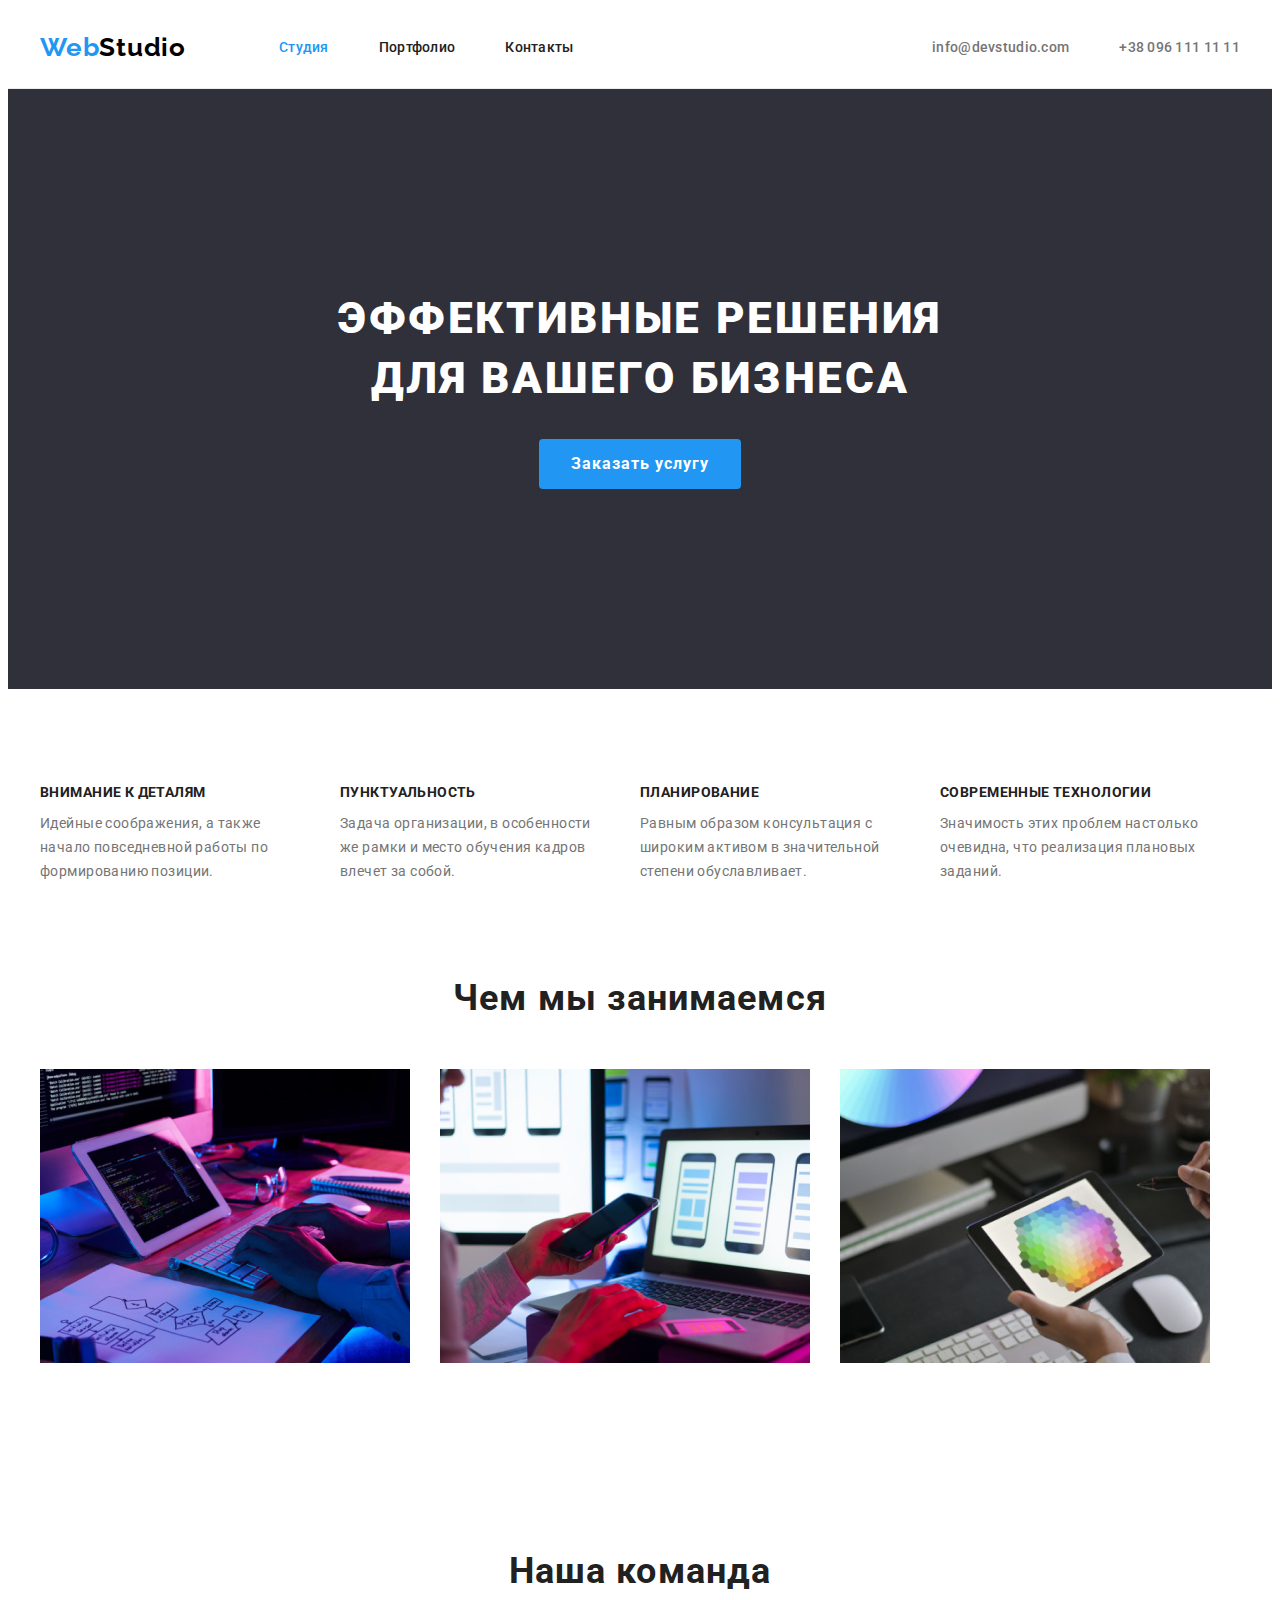
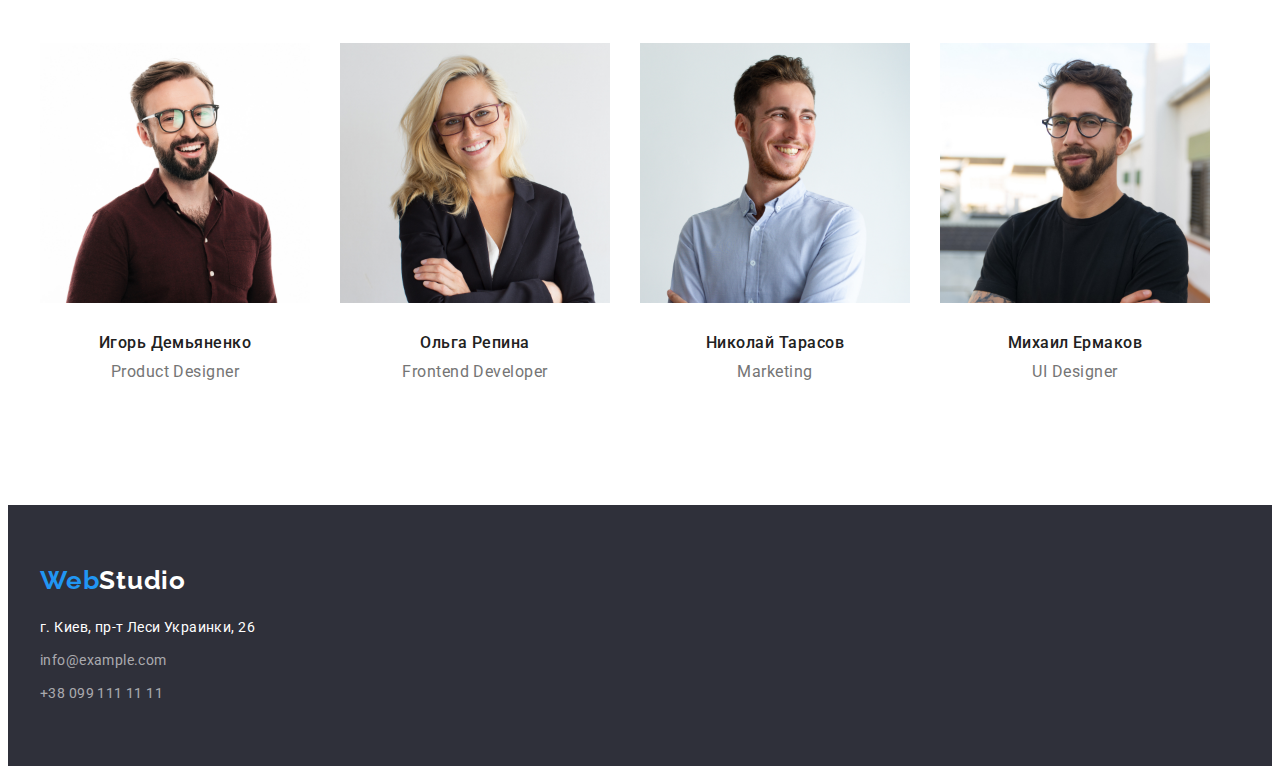
<file: index.html>
<!DOCTYPE html>
<html lang="ru">

<head>
    <meta charset="UTF-8">
    <meta http-equiv="X-UA-Compatible" content="IE=edge">
    <meta name="viewport" content="width=device-width, initial-scale=1.0">
    <title>Document</title>
    <link rel="stylesheet" href="https://cdnjs.cloudflare.com/ajax/libs/modern-normalize/1.1.0/modern-normalize.min.css"
        integrity="sha512-wpPYUAdjBVSE4KJnH1VR1HeZfpl1ub8YT/NKx4PuQ5NmX2tKuGu6U/JRp5y+Y8XG2tV+wKQpNHVUX03MfMFn9Q=="
        crossorigin="anonymous" referrerpolicy="no-referrer" />
    <link rel="preconnect" href="https://fonts.googleapis.com">
    <link rel="preconnect" href="https://fonts.gstatic.com" crossorigin>
    <link href="https://fonts.googleapis.com/css2?family=Raleway:wght@700&family=Roboto:wght@400;500;700;900&display=swap"
        rel="stylesheet">
        <link rel="stylesheet" href="./css/styles.css" />
</head>

<body>
    <header class="header">
        <div class="container page-header">
                <nav class="header-nav">
        <a href="/index.html" class="logo"> <span class="accent">Web</span>Studio </a>
            <ul class="header-nav-list">
                <li class="header-nav-item"> <a href="#" class="nav-link current">Студия</a></li>
                <li class="header-nav-item"> <a href="./portfolio.html" class="nav-link">Портфолио</a></li>
                <li class="header-nav-item"> <a href="#" class="nav-link">Контакты</a></li>
            </ul>
        </nav>
        <ul class="address-list">
            <li class="address-item"><a href="mailto:info@devstudio.com" class="header-link">info@devstudio.com</a></li>
            <li class="address-item"><a href="tel:+380961111111" class="header-link">+38 096 111 11 11</a></li>
        </ul>
        </div>
    </header>
    <main>
        <section class="section-hero">
            <div class="container">
                <h1 class="hero-tittle">Эффективные решения для вашего бизнеса</h1>
                <button type="button" class="hero-btn button">Заказать услугу</button>
            </div>
        </section>
        <section class="features">
            <div class="container">
                <h2 class="features-tittle visually-hidden">Особенности</h2>
                <ul class="features-list">
                    <li class="features-item">
                        <h3 class="features-subtittle">Внимание к деталям</h3>
                        <p class="features-text">Идейные соображения, а также начало повседневной работы по формированию позиции.</p>
                    </li>
                    <li class="features-item">
                        <h3 class="features-subtittle">Пунктуальность</h3>
                        <p class="features-text">Задача организации, в особенности же рамки и место обучения кадров влечет за собой.</p>
                    </li>
                    <li class="features-item">
                        <h3 class="features-subtittle">Планирование</h3>
                        <p class="features-text">Равным образом консультация с широким активом в значительной степени обуславливает.</p>
                    </li>
                    <li class="features-item">
                        <h3 class="features-subtittle">Современные технологии</h3>
                        <p class="features-text">Значимость этих проблем настолько очевидна, что реализация плановых заданий.</p>
                    </li>
                </ul>
            </div>
        </section>
        <section class="works">
            <div class="container">
                <h2 class="works-tittle">Чем мы занимаемся</h2>
                        <ul class="works-list">
                            <li class="works-item"> <img src="./images.jpg/programming.jpg" alt="Программирование" width="370" height="294">
                            </li>
                            <li class="works-item"> <img src="./images.jpg/marketing.jpg" alt="Маркетинг" width="370" height="294"></li>
                            <li class="works-item"> <img src="./images.jpg/design.jpg" alt="Дизайн" width="370" height="294"></li>
                        </ul>
            </div>
        </section>
        <section class="team">
           <div class="container">
                <h2 class="team-tittle">Наша команда</h2>
                <ul class="team-list">
                        <li class="team-item">
                            <img class="employees" src="./team.jpg/photoigor.jpg" alt="Член команды Игорь" width="270" height="260">
                            <div class="employees-text">
                                <h3 class="team-subtittle">Игорь Демьяненко</h3>
                                <p lang="en" class="team-text">Product Designer</p>
                            </div>
                        </li>
                        <li class="team-item">
                            <img class="employees" src="./team.jpg/photoolga.jpg" alt="Член команды Ольга" width="270" height="260">
                            <div class="employees-text">
                                <h3 class="team-subtittle">Ольга Репина</h3>
                                <p lang="en" class="team-text"> Frontend Developer</p>
                            </div>
                        </li>
                        <li class="team-item">
                            <img class="employees" src="./team.jpg/photonikolay.jpg" alt="Член команды Михаил" width="270" height="260">
                            <div class="employees-text">
                                <h3 class="team-subtittle">Николай Тарасов</h3>
                                <p lang="en" class="team-text">Marketing</p>
                            </div>
                        </li>
                        <li class="team-item">
                            <img class="employees" src="./team.jpg/photomihail.jpg" alt="Член команды Николай" width="270" height="260">
                            <div class="employees-text">
                                <h3 class="team-subtittle">Михаил Ермаков</h3>
                                <p lang="en" class="team-text">UI Designer</p>
                            </div>
                        </li>
                </ul>
           </div>
        </section>
    </main>
    <footer class="footer">
        <div class="container">
            <a href="/index.html" aria-label="логотип сайта" class="logo"> <span class="accent">Web</span>Studio </a>
            <address class="footer-address">
                <ul class="footer-address-list">
                    <li class="footer-address-item"><a href="https://goo.gl/maps/Q89dnucpgaJcMsWx8" target="_blank"
                            rel="noopener noreferrer" class="footer-address-link address-link-map">г. Киев,
                            пр-т
                            Леси Украинки, 26</a></li>
                    <li class="footer-address-item"><a href="mailto:info@example.com"
                            class="footer-address-link">info@example.com</a></li>
                    <li class="footer-address-item"><a href="tel:+380991111111" class="footer-address-link">+38 099 111 11 11</a>
                    </li>
                </ul>
        </div>
        </address>
    </footer>
</body>

</html>
</file>
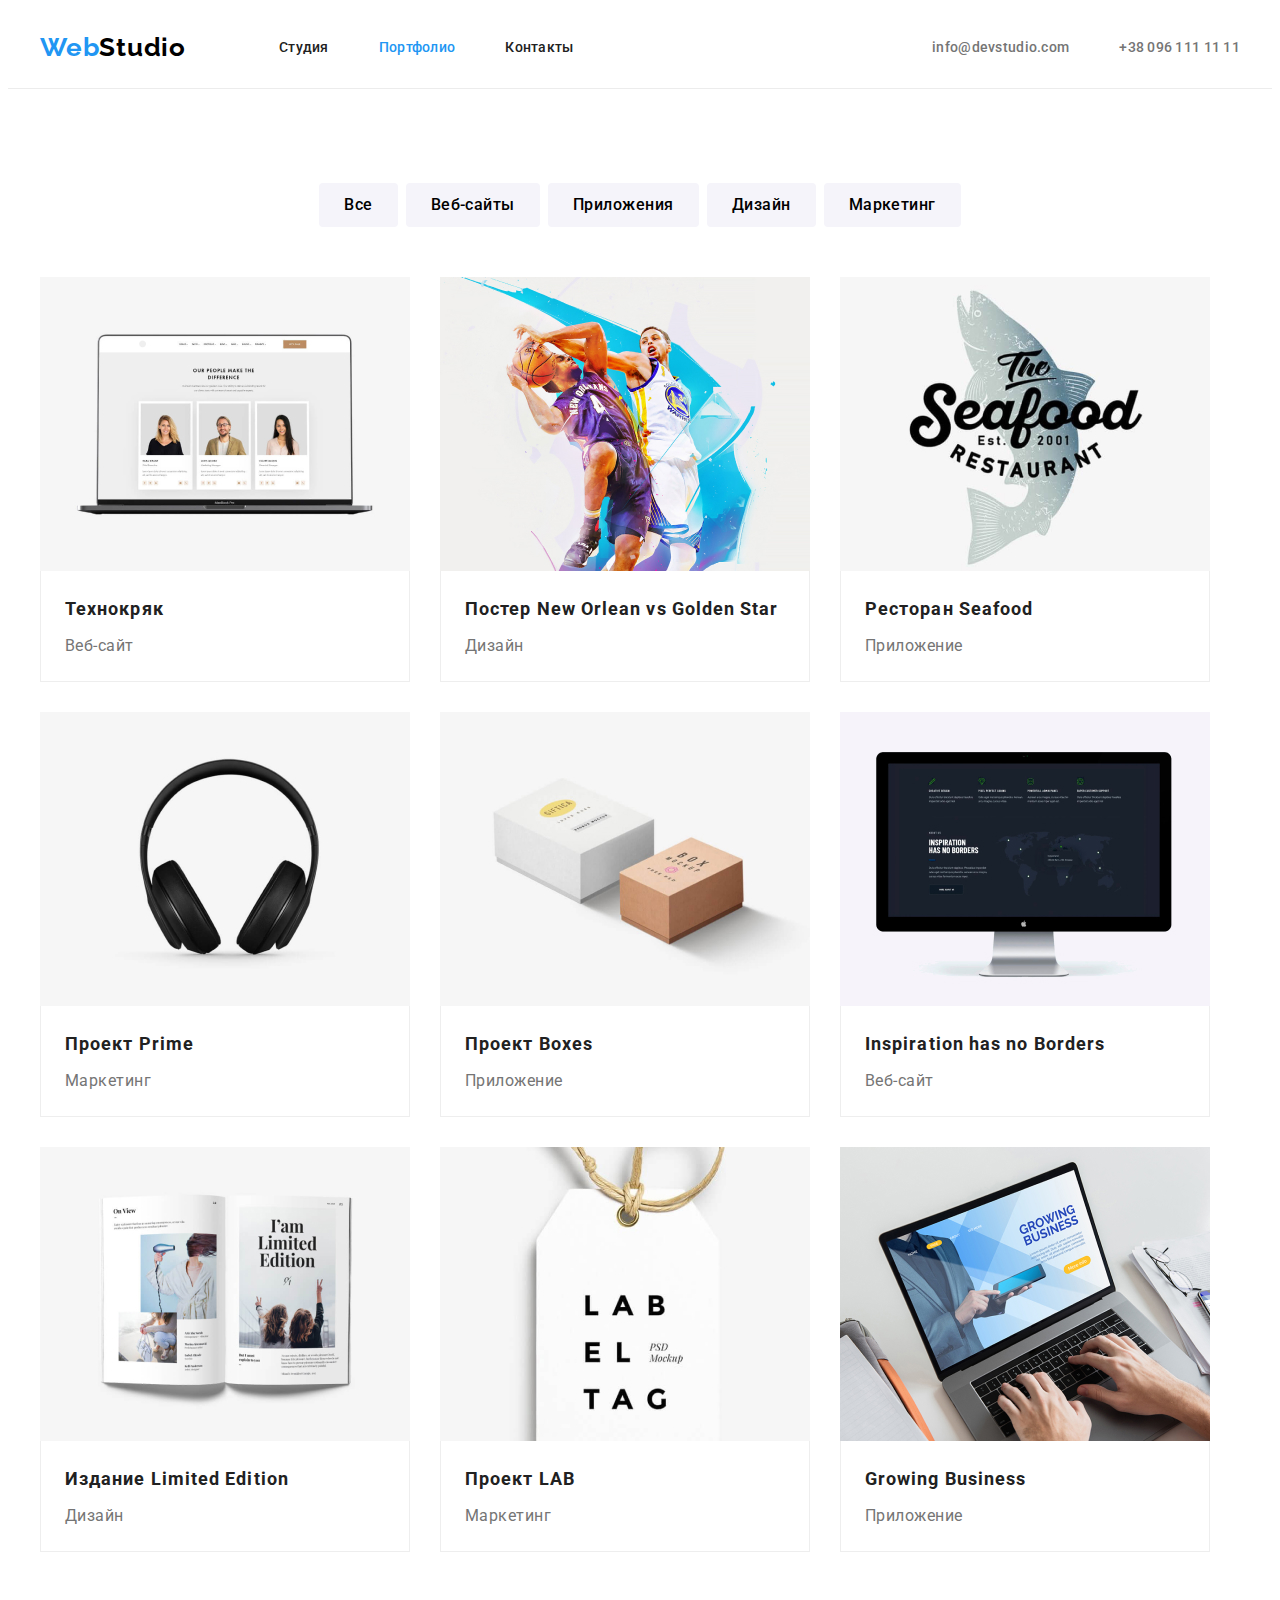
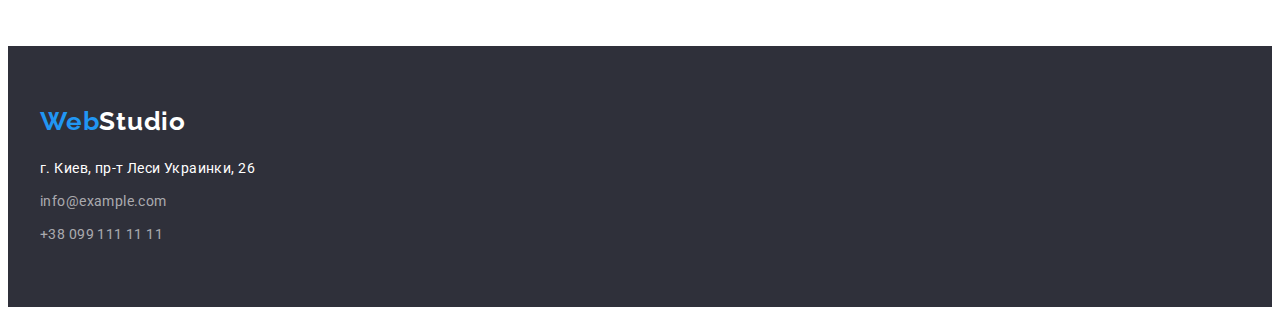
<file: portfolio.html>
<!DOCTYPE html>
<html lang="ru">

<head>
    <meta charset="UTF-8">
    <meta http-equiv="X-UA-Compatible" content="IE=edge">
    <meta name="viewport" content="width=device-width, initial-scale=1.0">
    <title>Document</title>
    <link rel="stylesheet" href="https://cdnjs.cloudflare.com/ajax/libs/modern-normalize/1.1.0/modern-normalize.min.css"
        integrity="sha512-wpPYUAdjBVSE4KJnH1VR1HeZfpl1ub8YT/NKx4PuQ5NmX2tKuGu6U/JRp5y+Y8XG2tV+wKQpNHVUX03MfMFn9Q=="
        crossorigin="anonymous" referrerpolicy="no-referrer" />
    <link rel="preconnect" href="https://fonts.googleapis.com">
    <link rel="preconnect" href="https://fonts.gstatic.com" crossorigin>
    <link href="https://fonts.googleapis.com/css2?family=Raleway:wght@700&family=Roboto:wght@400;500;700;900&display=swap"
        rel="stylesheet">
    <link rel="stylesheet" href="./css/styles.css" />
</head>

<body>
    <header class="header">
        <div class="container page-header">
            <a href="/index.html" class="logo"> <span class="accent">Web</span>Studio </a>
            <nav class="header-nav">
                <ul class="header-nav-list">
                    <li class="header-nav-item"> <a href="./index.html" class="nav-link">Студия</a></li>
                    <li class="header-nav-item"> <a href="#" class="nav-link current">Портфолио</a></li>
                    <li class="header-nav-item"> <a href="#" class="nav-link">Контакты</a></li>
                </ul>
            </nav>
            <ul class="address-list">
                <li class="address-item"><a href="mailto:info@devstudio.com" class="header-link">info@devstudio.com</a></li>
                <li class="address-item"><a href="tel:+380961111111" class="header-link">+38 096 111 11 11</a></li>
            </ul>
        </div>
    </header>
    <main>
        <section class="portfolio">
            <h1 class="portfolio-tittle visually-hidden">Чем мы занимаемся</h1>
            <div class="container">
                <ul class="portfolio-btn-list">
                    <li class="portfolio-btn-item">
                        <button type="button" class="portfolio-btn button">Все</button>
                    </li>
                    <li class="portfolio-btn-item">
                        <button type="button" class="portfolio-btn button">Веб-сайты</button>
                    </li>
                    <li class="portfolio-btn-item">
                        <button type="button" class="portfolio-btn button">Приложения</button>
                    </li>
                    <li class="portfolio-btn-item">
                        <button type="button" class="portfolio-btn button">Дизайн</button>
                    </li>
                    <li class="portfolio-btn-item">
                        <button type="button" class="portfolio-btn button">Маркетинг</button>
                    </li>
                </ul>
                <ul class="portfolio-card-list">
                    <li class="portfolio-card-item">
                        <a href="#" class="portfolio-card-link">
                            <img class="project" src="./portfolio.jpg/laptop.jpg" alt="Ноутбук" width="370" height="294">
                            <div class="project-text">
                                <h2 class="portfolio-subtittle">Технокряк
                                </h2>
                                <p class="portfolio-text">Веб-сайт</p>
                            </div>
                        </a>
                
                    </li>
                    <li class="portfolio-card-item">
                        <a href="#" class="portfolio-card-link">
                            <img class="project" src="./portfolio.jpg/basketball.jpg" alt="Два баскетболиста и мяч" width="370" height="294">
                            <div class="project-text">
                                <h2 class="portfolio-subtittle">Постер New Orlean vs Golden Star
                                </h2>
                                <p class="portfolio-text">Дизайн</p>
                            </div>
                        </a>
                    </li>
                    <li class="portfolio-card-item">
                        <a href="#" class="portfolio-card-link">
                            <img class="project" src="./portfolio.jpg/seafood.jpg" alt="Логотип рыбного ресторана" width="370" height="294">
                            <div class="project-text">
                                <h2 class="portfolio-subtittle">Ресторан Seafood
                                </h2>
                                <p class="portfolio-text">Приложение</p>
                            </div>
                        </a>
                    </li>
                    <li class="portfolio-card-item">
                        <a href="#" class="portfolio-card-link">
                            <img class="project" src="./portfolio.jpg/headphones.jpg" alt="Наушники" width="370" height="294">
                            <div class="project-text">
                                <h2 class="portfolio-subtittle">Проект Prime
                                </h2>
                                <p class="portfolio-text">Маркетинг</p>
                            </div>
                        </a>
                    </li>
                    <li class="portfolio-card-item">
                        <a href="#" class="portfolio-card-link">
                            <img class="project" src="./portfolio.jpg/boxes.jpg" alt="Две коробки" width="370" height="294"> 
                            <div class="project-text">
                                <h2 class="portfolio-subtittle">Проект Boxes
                                </h2>
                                <p class="portfolio-text">Приложение</p>
                            </div>
                        </a>
                    </li>
                    <li class="portfolio-card-item">
                        <a href="#" class="portfolio-card-link">
                            <img class="project" src="./portfolio.jpg/monitor.jpg" alt="Монитор" width="370" height="294">
                            <div class="project-text">
                                <h2 class="portfolio-subtittle">Inspiration has no Borders
                                </h2>
                                <p class="portfolio-text">Веб-сайт</p>
                            </div>
                        </a>
                    </li>
                    <li class="portfolio-card-item">
                        <a href="#" class="portfolio-card-link">
                            <img class="project" src="./portfolio.jpg/magazine.jpg" alt="Журнал" width="370" height="294">
                            <div class="project-text">
                                <h2 class="portfolio-subtittle">Издание Limited Edition
                            </h2>
                            <p class="portfolio-text">Дизайн</p>
                            </div>
                        </a>
                    </li>
                    <li class="portfolio-card-item">
                        <a href="#" class="portfolio-card-link">
                            <img class="project" src="./portfolio.jpg/tag.jpg" alt="Бирка" width="370" height="294">
                            <div class="project-text">
                                <h2 class="portfolio-subtittle">Проект LAB
                                </h2>
                                <p class="portfolio-text">Маркетинг</p>
                            </div>
                        </a>
                    </li>
                    <li class="portfolio-card-item">
                        <a href="#" class="portfolio-card-link">
                            <img class="project" src="./portfolio.jpg/job.jpg" alt="Работа за ноутбуком" width="370" height="294">
                            <div class="project-text">
                                <h2 class="portfolio-subtittle">Growing Business</h2>
                                <p class="portfolio-text">Приложение</p>
                            </div>
                        </a>
                    </li>
                </ul>
            </div>

        </section>
    </main>
    <footer class="footer">
        <div class="container">
            <a href="/index.html" aria-label="логотип сайта" class="logo"> <span class="accent">Web</span>Studio </a>
            <address class="footer-address">
                <ul class="footer-address-list">
                    <li class="footer-address-item"><a href="https://goo.gl/maps/Q89dnucpgaJcMsWx8" target="_blank"
                            rel="noopener noreferrer" class="footer-address-link address-link-map">г. Киев,
                            пр-т
                            Леси Украинки, 26</a></li>
                    <li class="footer-address-item"><a href="mailto:info@example.com"
                            class="footer-address-link">info@example.com</a></li>
                    <li class="footer-address-item"><a href="tel:+380991111111" class="footer-address-link">+38 099 111 11 11</a>
                    </li>
                </ul>
            </address>
        </div>
    </footer>
    </body>
    
    </html>
</file>
<file: css/styles.css>
:root {
    --primary-text-color: #212121;
    --secondary-text-color: #757575;
    --white-text-color: #FFFFFF;
    --accent-color: #2196F3;
    --logo-text-color: #000000;
    --bg-btn-color: #2196F3;
    --bg-footer-color: #2F303A;
    --main-bg-color: #E5E5E5;
    --font-main: Roboto, sans-serif;
    --font-secondary: Raleway, sans-serif;
    --bg-button-color: #F5F4FA;
}
.box {
    box-sizing: border-box;
}

body {
    font-family: var(--font-main);
    color: var(--primary-text-color);
    font-size: 14px;
}
h1,
h2,
h3,
h4,
h5,
h6,
ul,
p {
    margin-top: 0;
}
p {
    margin-bottom: 0;
}
ul.address-list {
    margin-bottom: 0;
}
a {
    text-decoration: none;
    color: inherit;
}
ul {
    list-style: none;
    padding-left: 0;
}

address {
    font-style: normal;
}
img {
    display: block;
    max-width: 100%; 
    height: auto;
}
/* header */
.header {
    border-bottom: 1px solid #ECECEC;
}
.page-header {
    display: flex;
    align-items: center;
}
.header .header-nav {
    display: flex;
    align-items: center;
}
.header-nav-list {
    display: flex;
    margin-bottom: 0;
    padding-left: 0;
}
.address-list {
    display: flex;
    margin-left: auto;
}
.header-link {
    display: block;
    padding-top: 32px;
    padding-bottom: 32px;
}

.address-list .address-item + .address-item {
margin-left: 50px;
}
.header-nav-list .header-nav-item:not( :last-child) {
    margin-right: 50px;

}
.nav-link {
    display: block;
    padding-top: 32px;
    padding-bottom: 32px;
}
.container {
    width: 1200px;
    padding: 0 15px;
    margin-left: auto;
    margin-right: auto;
/*     outline: 1px solid tomato; */
}
.logo {
    margin-right: 93px;
    font-family: var(--font-secondary);
    font-weight: 700;
    font-size: 26px;
    line-height: 1.2;
    letter-spacing: 0.03em;
    color: var(--logo-text-color);
} 
.header .logo {
    margin-bottom: 0;
}
.accent {
color: var(--accent-color);
}
.nav-link,
.header-link {
    font-weight: 500;
    font-size: 14px;
    line-height: 1.14;
    letter-spacing: 0.02em;
}
.header .header-link {
    color: var(--secondary-text-color);
}
.nav-link:hover,
.nav-link:focus,
.header-link:hover,
.header-link:focus,
.footer-address-link:hover,
.footer-address-link:focus {
    color: var(--accent-color);
}
/* hero */

.section-hero {
    background-color: var(--bg-footer-color);
    text-align: center;
    padding-top: 200px;
    padding-bottom: 200px;
}
.hero-tittle {
font-weight: 900;
font-size: 44px;
line-height: 1.36;
text-align: center;
letter-spacing: 0.06em;
text-transform: uppercase;
color: var(--white-text-color);
}
.hero-tittle {
    width: 696px;
    margin-left: auto;
    margin-right: auto;
/*     padding-top: 200px; */
    margin-bottom: 30px;
}
.hero-btn {
    font-family: inherit;
    font-weight: 700;
    font-size: 16px;
    line-height: 1.88;
    letter-spacing: 0.06em;
    background-color: var(--bg-btn-color);
    color: var(--white-text-color);
    padding: 10px 32px;
    cursor: pointer;
    border-radius: 4px;
    border: none;
}
/*  features*/
.features .features-list {
    display: flex;
}
.features-item {
    width: 270px;
}
.features-item:not(:last-child) {
    margin-right: 30px;
}
.features-list {
    margin-bottom: 0;
}
.features {
padding-top: 94px;
padding-bottom: 94px;
}
.features-subtittle {
    margin-bottom: 10px;
    font-weight: 700;
    font-size: 14px;
    line-height: 1.4;
    letter-spacing: 0.03em;
    text-transform: uppercase;
}
.features-text {
    margin-top: 0;
    margin-bottom: 0;
    font-size: 14px;
    line-height: 1.7;
    letter-spacing: 0.03em;
    color: var(--secondary-text-color);
}
.visually-hidden {
    position: absolute;
    width: 1px;
    height: 1px;
    margin: -1px;
    border: 0;
    padding: 0;
    white-space: nowrap;
    clip-path: inset(100%);
    clip: rect(0 0 0 0);
    overflow: hidden;
}

/* works*/

.works-tittle {
    margin-bottom: 50px;
}
.works {
    padding-bottom: 94px;
}
.works-tittle {
    font-weight: 700;
    font-size: 36px;
    line-height: 1.16;
    text-align: center;
    letter-spacing: 0.03em;
}
.works-list {
    padding-left: 0;
    display: flex;
    flex-wrap: wrap;
    margin-bottom: 0;
}


.works-item {
    margin-right: 30px;
}
.works-item:nth-child(3n) {
    margin-right: 0;
}


/* team*/
.team {
    padding-top: 94px;
    padding-bottom: 94px;
}
.team-tittle {
        margin-bottom: 50px;
}
.employees {
    display: block;
}
.team-subtittle {
    margin-bottom: 10px;
}

.team-item {
    margin-bottom: 0;
    margin-right: 30px;
}
.team-item:last-child {
    margin-right: 0;
}
.team-list {
    margin-bottom: 0;
    padding-left: 0;
}
.team-tittle {
    font-weight: 700;
    font-size: 36px;
    line-height: 1.16;
    text-align: center;
    letter-spacing: 0.03em;
}
.team-subtittle {
    font-weight: 500;
    font-size: 16px;
    line-height: 1.19;    
    text-align: center;
    letter-spacing: 0.03em;
}
.team-text {
    font-size: 16px;
    line-height: 1.19;
    text-align: center;
    letter-spacing: 0.03em;
    color: var(--secondary-text-color);
}
.team-list {
    display: flex;
    flex-wrap: wrap;
}
.employees-text {
    padding-top: 30px;
    padding-bottom: 30px;
}
/* footer*/
.footer {
    background-color: var(--bg-footer-color);
    padding-top: 60px;
    padding-bottom: 60px;
}
.logo {
    display: inline-block;
    margin-bottom: 20px;
}
.footer .logo {
margin-right: 0;
}
.footer-address-list {
    padding-left: 0;
    margin-bottom: 0;
}
.footer-address-item:not(:last-child) {
    margin-bottom: 9px;
}
.footer-address-link.address-link-map {
    font-size: 14px;
    line-height: 1.71;
    letter-spacing: 0.03em;
    color: var(--white-text-color);
}
.footer-address-link {
    line-height: 1.71;
    letter-spacing: 0.03em; 
    color: rgba(255, 255, 255, 0.6);
}
.nav-link.current {
    color: var(--accent-color);
}
/* portfolio */
.portfolio {
    padding-top: 94px;
    padding-bottom: 94px;
}

.portfolio-btn-list {
    display: flex;
    align-items: center;
    justify-content: center;
    margin-bottom: 50px;
}
.portfolio-btn-item:not(:last-child) {
    margin-right: 8px;
}
.portfolio-btn.button {
    display: inline-block;
    border-radius: 4px;
    border: solid transparent;
    padding: 6px 22px;
    background-color: var(--bg-button-color);
    font-family: inherit;
    font-weight: 500;
    font-size: 16px;
    line-height: 1.62;    
    text-align: center;
    letter-spacing: 0.03em;
}
.portfolio-btn.button:hover,
.portfolio-btn.button:focus{
    background-color: var(--bg-btn-color);
    color: var(--white-text-color);
}
/* cards */
.container.card-list {
    margin-left: auto;
    margin-right: auto;
}
.portfolio-card-list {
    display: flex;
    flex-wrap: wrap;
}
.portfolio-card-list {
    margin-bottom: 0;
    padding-top: 0;
}
.project {
    display: block;
}
.portfolio-card-item {
    width: 370px;
    margin-bottom: 30px;
    margin-right: 30px;
}
.portfolio-card-item:nth-child(3n) {
    margin-right: 0;
}
.portfolio-card-item:nth-last-child(-n+3) {
    margin-bottom: 0;
}
.project-text {
    padding: 20px 24px;
    border-right: 1px solid #EEEEEE;
    border-left: 1px solid #EEEEEE;
    border-bottom: 1px solid #EEEEEE;
}
.portfolio-subtittle {
    margin-bottom: 4px;
    font-weight: 700;
    font-size: 18px;
    line-height: 2;
    letter-spacing: 0.06em;
}
.portfolio-text {
    font-size: 16px;
    line-height: 1.88;
    letter-spacing: 0.03em;
    color: var(--secondary-text-color);
}

.footer .logo {
    color: var(--white-text-color);
}
</file>
